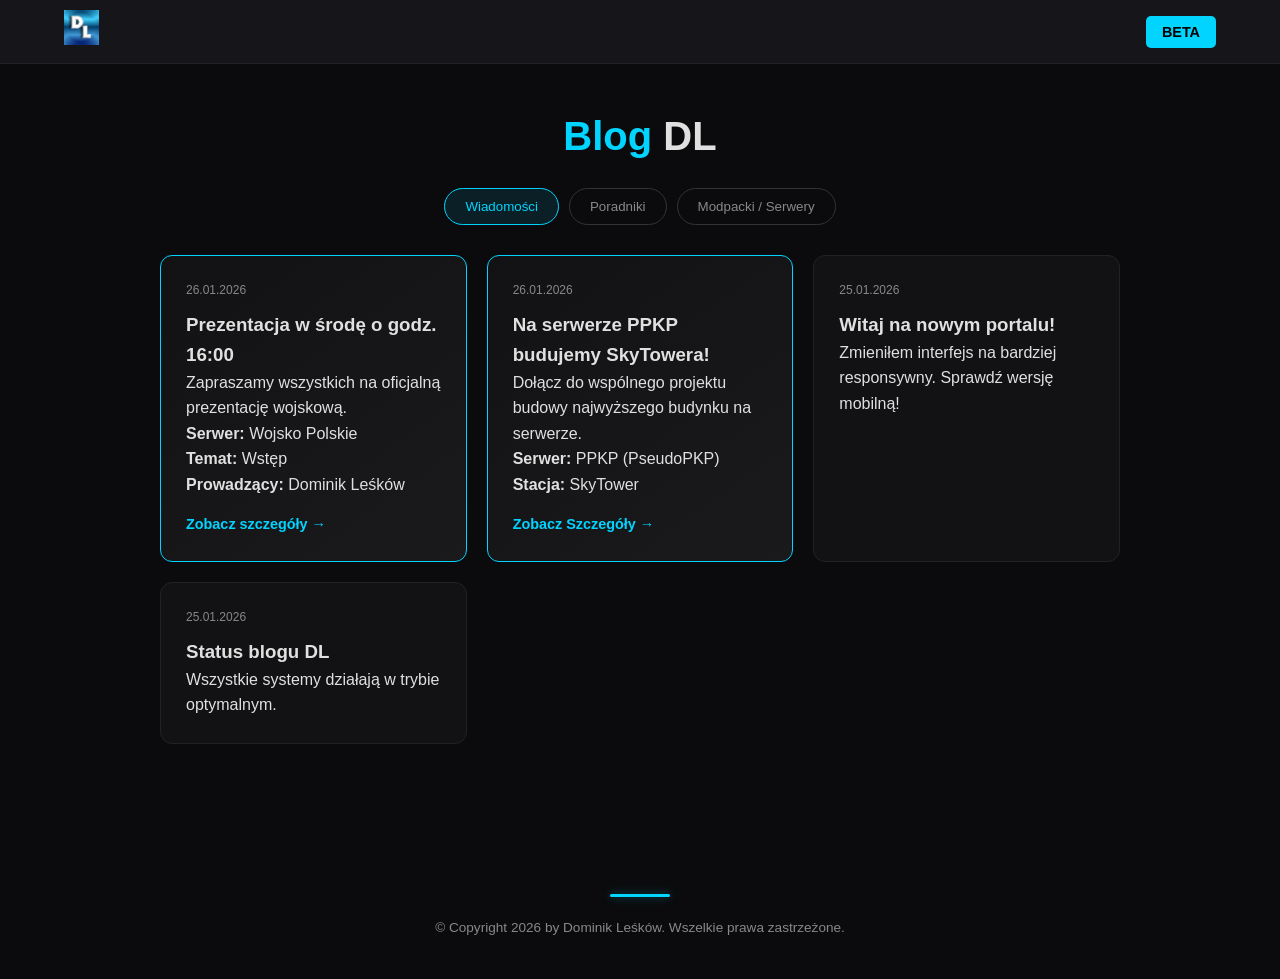
<file: index.html>
<!DOCTYPE html>
<html lang="pl">
<head>
    <meta charset="UTF-8">
    <meta name="viewport" content="width=device-width, initial-scale=1.0">
    <title>G_Portal | Home</title>
    <link rel="icon" type="image/png" href="logo.png">
    <link rel="stylesheet" href="style.css">
</head>
<body>
    <nav class="navbar">
        <div class="logo-container">
            <img src="logo.png" alt="Logo" class="main-logo">
            <span class="blog-title"> </span>
        </div>
        <div class="nav-links">
            <a href="loginbeta1.html" class="beta-button">BETA</a>
        </div>
    </nav>

    <main class="hero-section">
        <div class="hero-content">
            <h1><span class="accent">Blog </span>DL</h1>
            
            <div class="tabs-nav">
                <button class="tab-btn active" onclick="openTab('blog')">Wiadomości</button>
                <button class="tab-btn" onclick="openTab('guides')">Poradniki</button>
                <button class="tab-btn" onclick="openTab('modpacks')">Modpacki / Serwery</button>
            </div>

            <div id="blog" class="tab-content active">
                <div class="blog-grid">
                    
                    <article class="card highlight-card" onclick="window.location.href='present1.html'" style="cursor: pointer;">
                        <div class="post-date">26.01.2026</div>
                        <h3>Prezentacja w środę o godz. 16:00</h3>
                        <p>Zapraszamy wszystkich na oficjalną prezentację wojskową.</p>
                        <p><strong>Serwer:</strong> Wojsko Polskie</p>
                        <p><strong>Temat:</strong> Wstęp</p>
                        <p><strong>Prowadzący:</strong> Dominik Leśków</p>
                        <span class="read-more">Zobacz szczegóły →</span>
                    </article>

                    <article class="card highlight-card" onclick="window.location.href='PPKP1.html'" style="cursor: pointer;">
                        <div class="post-date">26.01.2026</div>
                        <h3>Na serwerze PPKP budujemy SkyTowera!</h3>
                        <p>Dołącz do wspólnego projektu budowy najwyższego budynku na serwerze.</p>
                        <p><strong>Serwer:</strong> PPKP (PseudoPKP)</p>
                        <p><strong>Stacja:</strong> SkyTower</p>
                        <span class="read-more">Zobacz Szczegóły →</span>
                    </article>

                    <article class="card">
                        <div class="post-date">25.01.2026</div>
                        <h3>Witaj na nowym portalu!</h3>
                        <p>Zmieniłem interfejs na bardziej responsywny. Sprawdź wersję mobilną!</p>
                    </article>

                    <article class="card">
                        <div class="post-date">25.01.2026</div>
                        <h3>Status blogu DL</h3>
                        <p>Wszystkie systemy działają w trybie optymalnym.</p>
                    </article>
                </div>
            </div>

            <div id="guides" class="tab-content">
                <div class="blog-grid">
                    <article class="card highlight-card" onclick="window.location.href='wiadomość3.html'" style="cursor: pointer;">
                        <div class="post-date">PORADNIK</div>
                        <h3>Jak zainstalować modpacka ze strony?</h3>
                        <p>Kompletna instrukcja instalacji modów dla początkujących i zaawansowanych.</p>
                        <span class="read-more">Zobacz Szczegóły →</span>
                    </article>
                </div>
            </div>

            <div id="modpacks" class="tab-content">
                <div class="blog-grid">
                    <div class="card mod-card">
                        <h3>Wojsko Polskie</h3>
                        <p class="server-ip">IP: wojskopolskie.aternos.me</p>
                        <a href="https://download1529.mediafire.com/cdyxhd4mrjsgagW1Ze_TFlauM4Q322eJmUCiXwSU2YRpbJs0Zu9rr7cKOu8FnKkytx78t9kcFyFd86Iozb3DvdPZkmvvk2iDBwBbO8jPn9J5jqrTjaYl9ERb_0JY22T7Q9xe7B35fwmbMgdGys-W_Qj-yT7CnNjP1oujHc4iuXedl3k/wc2po04at6znpi2/Wojsko.zip" class="download-btn">Pobierz Modpack (383MB)</a>
                    </div>
                    <div class="card mod-card">
                        <h3>PPKP (Pseudo PKP)</h3>
                        <p class="server-ip">ppkp.feathermc.gg</p>
                         <a href="https://download1078.mediafire.com/up90doz2w1lg5WGp_981eYvrlbWtyJGGgPFbSXtkC50tVpncoFByZATiAMd6-Mt5VP6UbtNVYIr7j9_X3AMYEytyOOk4WCQUEFwE-l6lHROm8KJ61uZW63OpB61RlG9rqTHRlqEWkdqq3XqUkcX3_kBtjoQ5bJWUBKarylPXQNEgWVY/kb6kowuaxozg34o/PPKP.zip" class="download-btn">Pobierz Modpack (162MB)</a>
                    </div>
                </div>
            </div>
        </div>
    </main>

    <footer class="site-footer">
        <div class="footer-line"></div>
        <p>© Copyright 2026 by Dominik Leśków. Wszelkie prawa zastrzeżone.</p>
    </footer>

    <script>
        function openTab(tabId) {
            document.querySelectorAll('.tab-content').forEach(tab => tab.classList.remove('active'));
            document.querySelectorAll('.tab-btn').forEach(btn => btn.classList.remove('active'));
            document.getElementById(tabId).classList.add('active');
            event.currentTarget.classList.add('active');
        }
    </script>
</body>
</html>
</file>
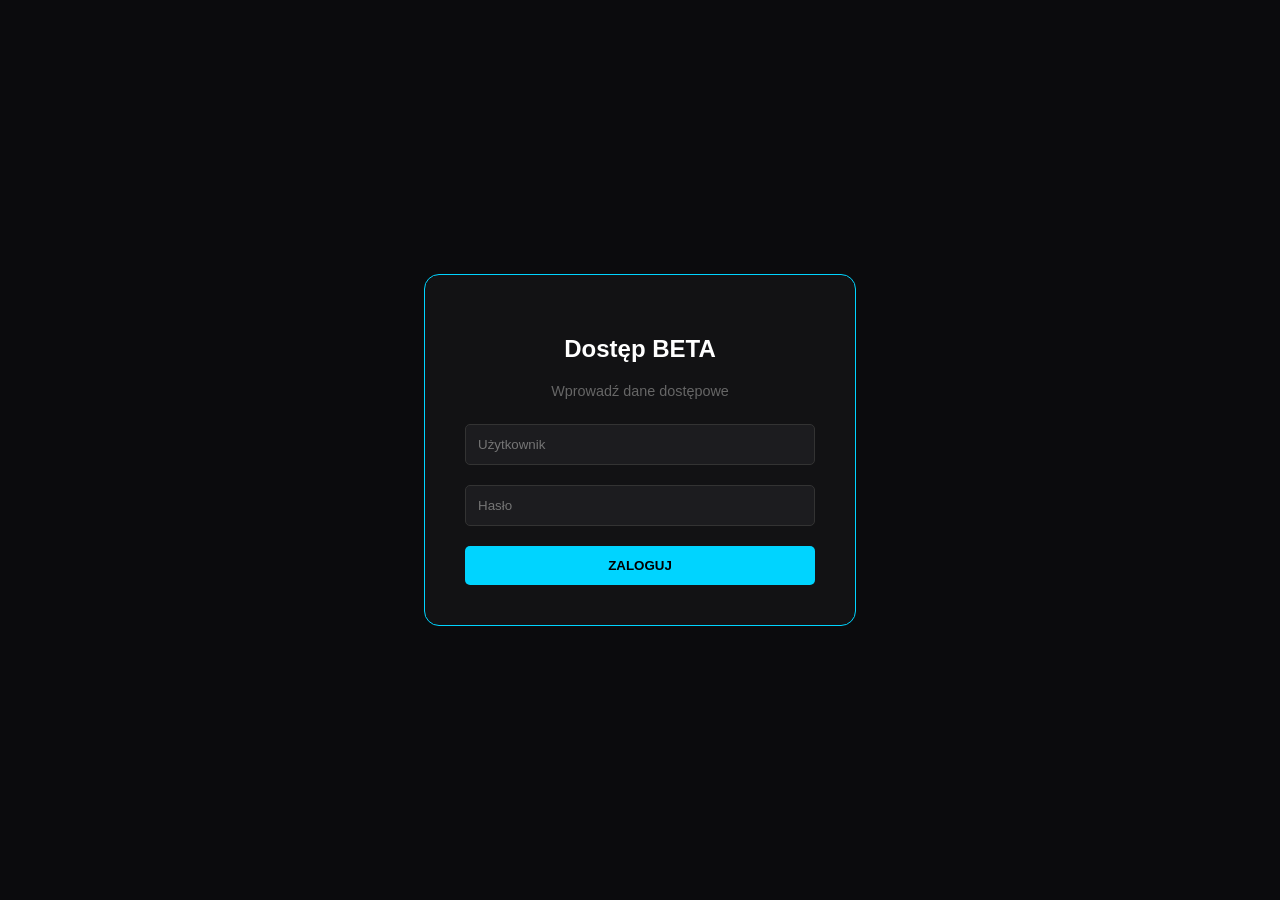
<file: loginbeta1.html>
<!DOCTYPE html>
<html lang="pl">
<head>
    <meta charset="UTF-8">
    <title>Logowanie | Beta Access</title>
    <link rel="icon" type="image/png" href="logo.png">
    <style>
        body {
            background-color: #0b0b0d;
            color: white;
            display: flex;
            justify-content: center;
            align-items: center;
            height: 100vh;
            margin: 0;
            font-family: sans-serif;
        }
        .login-card {
            background: #121214;
            padding: 40px;
            border-radius: 15px;
            border: 1px solid #00d4ff;
            text-align: center;
            width: 350px;
        }
        input {
            width: 100%;
            padding: 12px;
            margin: 10px 0;
            background: #1c1c1f;
            border: 1px solid #333;
            color: white;
            border-radius: 5px;
            box-sizing: border-box; /* Ważne, żeby inputy nie wystawały poza kartę */
        }
        button {
            width: 100%;
            padding: 12px;
            background: #00d4ff;
            border: none;
            font-weight: bold;
            cursor: pointer;
            border-radius: 5px;
            margin-top: 10px;
        }
        button:hover { background: #00b8e6; }
    </style>
</head>
<body>
    <div class="login-card">
        <h2>Dostęp BETA</h2>
        <p style="color: #666; font-size: 0.9rem;">Wprowadź dane dostępowe</p>
        <input type="text" id="username" placeholder="Użytkownik">
        <input type="password" id="password" placeholder="Hasło">
        <button onclick="login()">ZALOGUJ</button>
    </div>

    <script>
        function login() {
            const u = document.getElementById('username').value;
            const p = document.getElementById('password').value;

            // Logika sprawdzania danych
            if (u === "user" && p === "DominikLes1283.") {
                window.location.href = "fileexp1.html"; 
            } else {
                alert("Nieprawidłowy login lub hasło!");
            }
        }
    </script>
</body>
</html>
</file>
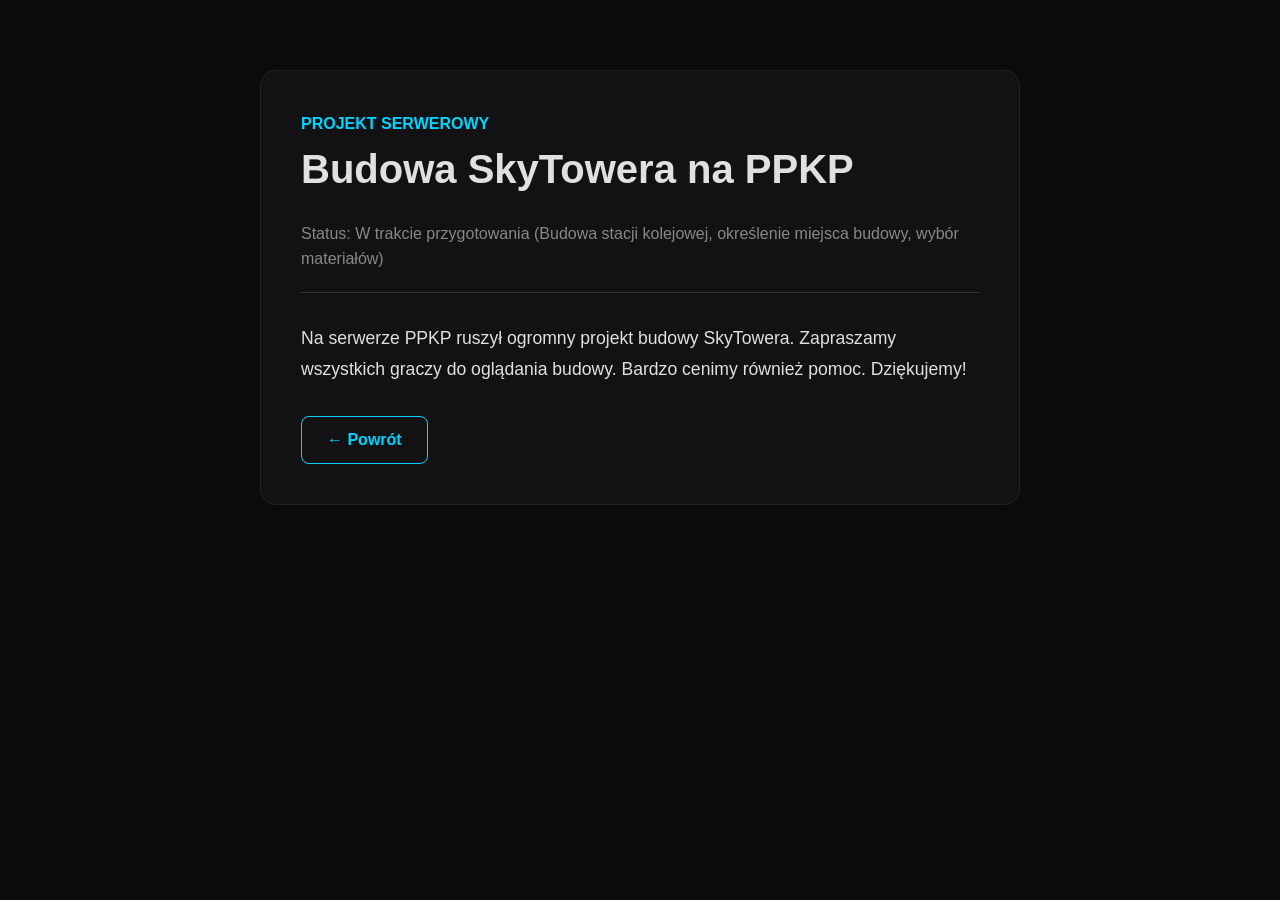
<file: PPKP1.html>
<!DOCTYPE html>
<html lang="pl">
<head>
    <meta charset="UTF-8">
    <meta name="viewport" content="width=device-width, initial-scale=1.0">
    <title>Budowa SkyTower - PPKP | Blog DL</title>
    <link rel="icon" type="image/png" href="logo.png">
    <link rel="stylesheet" href="style.css">
    <style>
        .article-container { max-width: 800px; margin: 50px auto; padding: 20px; }
        .article-card { background: var(--card-bg); border: 1px solid #222; border-radius: 16px; padding: 40px; }
        .article-header { border-bottom: 1px solid #333; margin-bottom: 30px; padding-bottom: 20px; }
        .article-content { font-size: 1.1rem; line-height: 1.8; color: var(--text-main); }
        .back-home-btn { display: inline-block; margin-top: 30px; padding: 10px 25px; border: 1px solid var(--accent); color: var(--accent); text-decoration: none; border-radius: 8px; font-weight: bold; }
        .back-home-btn:hover { background: var(--accent); color: #000; }
    </style>
</head>
<body>
    <div class="article-container">
        <article class="article-card">
            <div class="article-header">
                <span class="accent" style="text-transform: uppercase; font-weight: bold;">Projekt Serwerowy</span>
                <h1>Budowa SkyTowera na PPKP</h1>
                <p style="color: var(--text-dim);">Status: W trakcie przygotowania (Budowa stacji kolejowej, określenie miejsca budowy, wybór materiałów)</p>
            </div>
            <div class="article-content">
                <p>Na serwerze PPKP ruszył ogromny projekt budowy SkyTowera. Zapraszamy wszystkich graczy do oglądania budowy. Bardzo cenimy również pomoc. Dziękujemy!</p>
                </div>
            <a href="index.html" class="back-home-btn">← Powrót</a>
        </article>
    </div>
</body>
</html>
</file>
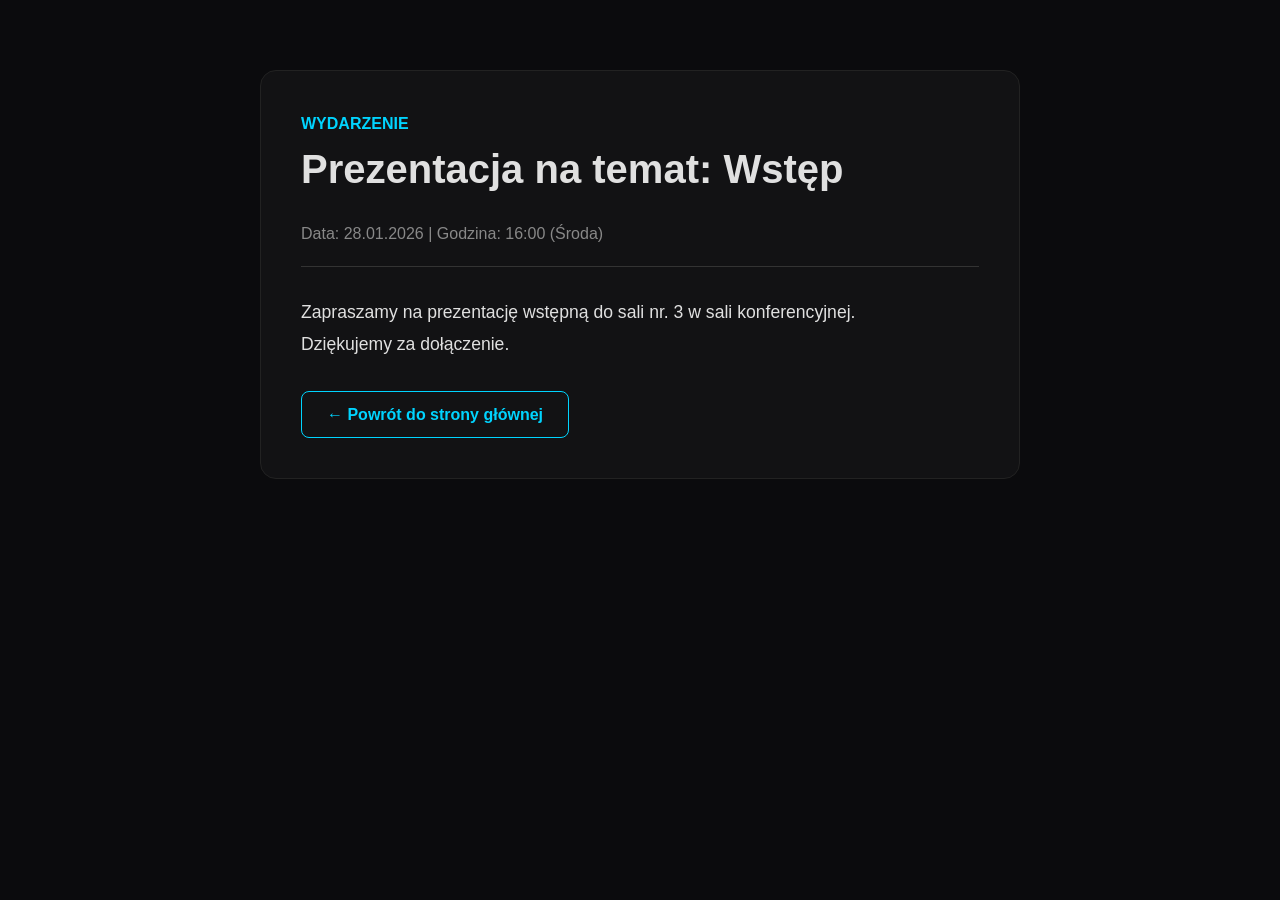
<file: present1.html>
<!DOCTYPE html>
<html lang="pl">
<head>
    <meta charset="UTF-8">
    <meta name="viewport" content="width=device-width, initial-scale=1.0">
    <title>Prezentacja - Wojsko Polskie | Blog DL</title>
    <link rel="icon" type="image/png" href="logo.png">
    <link rel="stylesheet" href="style.css">
    <style>
        .article-container { max-width: 800px; margin: 50px auto; padding: 20px; }
        .article-card { background: var(--card-bg); border: 1px solid #222; border-radius: 16px; padding: 40px; }
        .article-header { border-bottom: 1px solid #333; margin-bottom: 30px; padding-bottom: 20px; }
        .article-content { font-size: 1.1rem; line-height: 1.8; color: var(--text-main); }
        .back-home-btn { display: inline-block; margin-top: 30px; padding: 10px 25px; border: 1px solid var(--accent); color: var(--accent); text-decoration: none; border-radius: 8px; font-weight: bold; }
        .back-home-btn:hover { background: var(--accent); color: #000; }
    </style>
</head>
<body>
    <div class="article-container">
        <article class="article-card">
            <div class="article-header">
                <span class="accent" style="text-transform: uppercase; font-weight: bold;">Wydarzenie</span>
                <h1>Prezentacja na temat: Wstęp</h1>
                <p style="color: var(--text-dim);">Data: 28.01.2026 | Godzina: 16:00 (Środa)</p>
            </div>
            <div class="article-content">
                <p>Zapraszamy na prezentację wstępną do sali nr. 3 w sali konferencyjnej.</p>
                <p>Dziękujemy za dołączenie.</p>
                </div>
            <a href="index.html" class="back-home-btn">← Powrót do strony głównej</a>
        </article>
    </div>
</body>
</html>
</file>
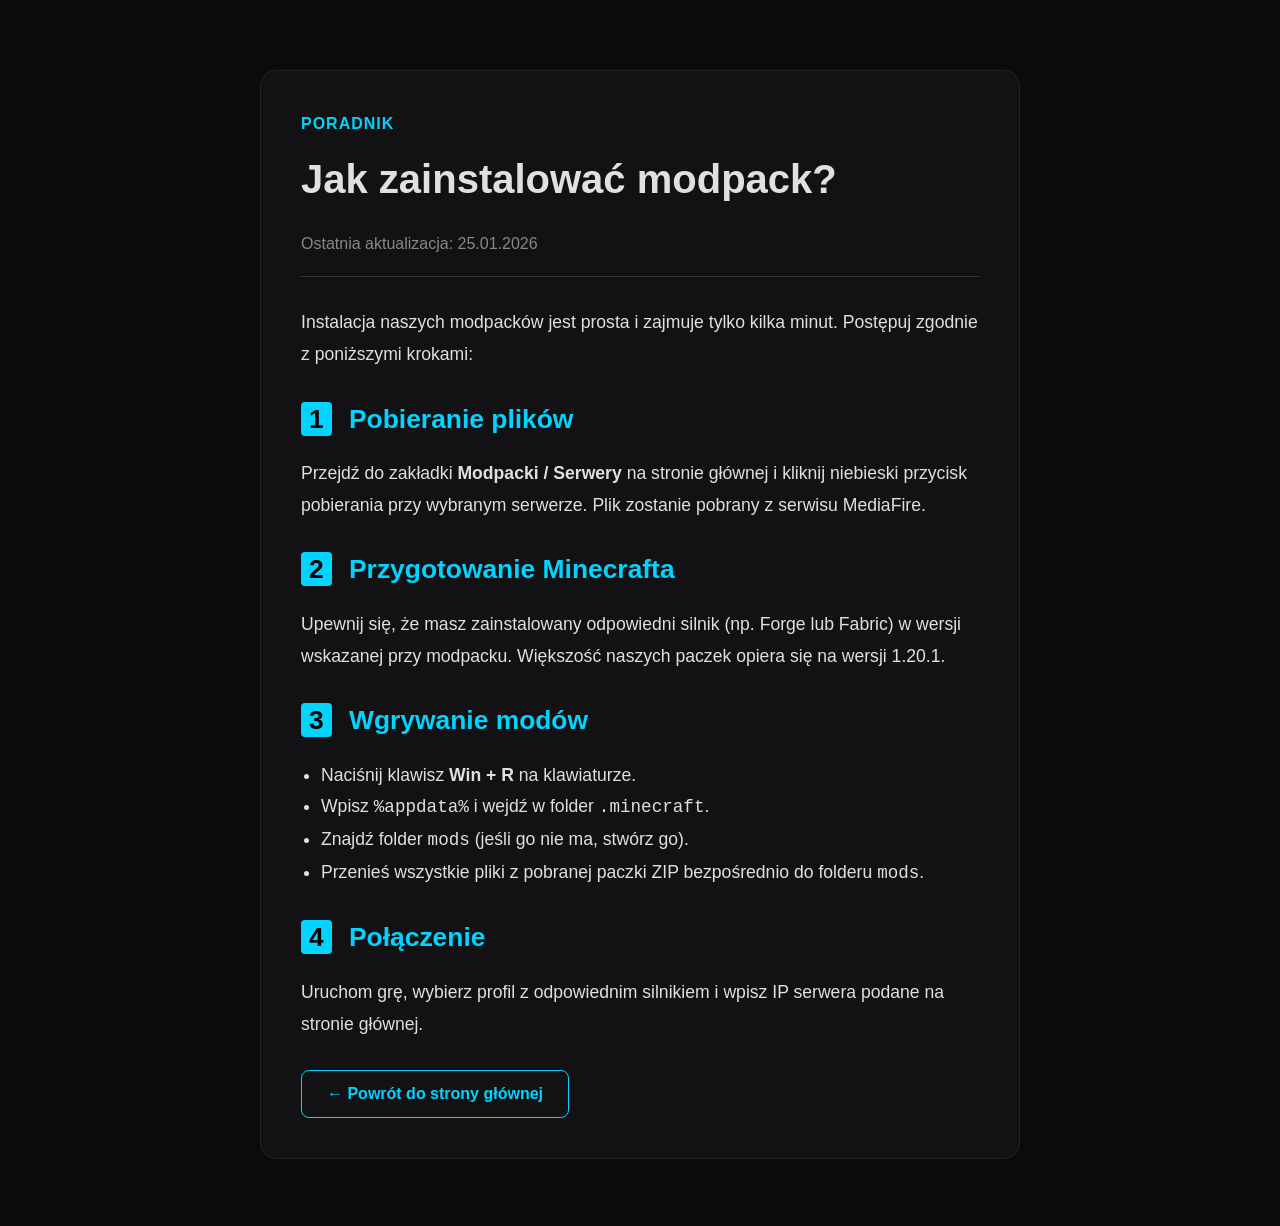
<file: wiadomość3.html>
<!DOCTYPE html>
<html lang="pl">
<head>
    <meta charset="UTF-8">
    <meta name="viewport" content="width=device-width, initial-scale=1.0">
    <title>Instrukcja Instalacji | Blog DL</title>
    <link rel="icon" type="image/png" href="logo.png">
    <link rel="stylesheet" href="style.css">
    <style>
        .article-container {
            max-width: 800px;
            margin: 50px auto;
            padding: 20px;
        }
        
        .article-card {
            background: var(--card-bg);
            border: 1px solid #222;
            border-radius: 16px;
            padding: 40px;
            text-align: left;
        }

        .article-header {
            border-bottom: 1px solid #333;
            margin-bottom: 30px;
            padding-bottom: 20px;
        }

        .article-content {
            font-size: 1.1rem;
            color: var(--text-main);
            line-height: 1.8;
        }

        .article-content h2 {
            color: var(--accent);
            margin: 25px 0 15px 0;
        }

        .article-content ul {
            margin-left: 20px;
            margin-bottom: 20px;
        }

        .back-home-btn {
            display: inline-block;
            margin-top: 30px;
            padding: 10px 25px;
            background: transparent;
            border: 1px solid var(--accent);
            color: var(--accent);
            text-decoration: none;
            border-radius: 8px;
            font-weight: bold;
            transition: 0.3s;
        }

        .back-home-btn:hover {
            background: var(--accent);
            color: #000;
        }

        .step-badge {
            background: var(--accent);
            color: #000;
            padding: 2px 8px;
            border-radius: 4px;
            font-weight: bold;
            margin-right: 10px;
        }
    </style>
</head>
<body>

    <div class="article-container">
        <article class="article-card">
            <div class="article-header">
                <span class="accent" style="text-transform: uppercase; font-weight: bold; letter-spacing: 1px;">Poradnik</span>
                <h1 style="font-size: 2.5rem; margin-top: 10px;">Jak zainstalować modpack?</h1>
                <p style="color: var(--text-dim);">Ostatnia aktualizacja: 25.01.2026</p>
            </div>

            <div class="article-content">
                <p>Instalacja naszych modpacków jest prosta i zajmuje tylko kilka minut. Postępuj zgodnie z poniższymi krokami:</p>

                <h2><span class="step-badge">1</span> Pobieranie plików</h2>
                <p>Przejdź do zakładki <strong>Modpacki / Serwery</strong> na stronie głównej i kliknij niebieski przycisk pobierania przy wybranym serwerze. Plik zostanie pobrany z serwisu MediaFire.</p>

                <h2><span class="step-badge">2</span> Przygotowanie Minecrafta</h2>
                <p>Upewnij się, że masz zainstalowany odpowiedni silnik (np. Forge lub Fabric) w wersji wskazanej przy modpacku. Większość naszych paczek opiera się na wersji 1.20.1.</p>

                <h2><span class="step-badge">3</span> Wgrywanie modów</h2>
                <ul>
                    <li>Naciśnij klawisz <strong>Win + R</strong> na klawiaturze.</li>
                    <li>Wpisz <code>%appdata%</code> i wejdź w folder <code>.minecraft</code>.</li>
                    <li>Znajdź folder <code>mods</code> (jeśli go nie ma, stwórz go).</li>
                    <li>Przenieś wszystkie pliki z pobranej paczki ZIP bezpośrednio do folderu <code>mods</code>.</li>
                </ul>

                <h2><span class="step-badge">4</span> Połączenie</h2>
                <p>Uruchom grę, wybierz profil z odpowiednim silnikiem i wpisz IP serwera podane na stronie głównej.</p>
            </div>

            <a href="index.html" class="back-home-btn">← Powrót do strony głównej</a>
        </article>
    </div>

</body>
</html>
</file>
<file: style.css>
/* --- RESET I ZMIENNE --- */
* {
    box-sizing: border-box;
    margin: 0;
    padding: 0;
}

:root {
    --bg-color: #0b0b0d;
    --card-bg: #121214;
    --accent: #00d4ff;
    --text-main: #e0e0e0;
    --text-dim: #888;
}

body {
    background-color: var(--bg-color);
    color: var(--text-main);
    font-family: 'Segoe UI', sans-serif;
    line-height: 1.6;
    overflow-x: hidden;
}

/* --- NAWIGACJA --- */
.navbar {
    display: flex;
    justify-content: space-between;
    align-items: center;
    padding: 10px 5%;
    background: #16161a;
    border-bottom: 1px solid #222;
}

.main-logo { height: 35px; width: auto; }
.blog-title { font-weight: bold; margin-left: 10px; }

.beta-button {
    background: var(--accent);
    color: #000;
    padding: 8px 16px;
    border-radius: 5px;
    text-decoration: none;
    font-weight: bold;
    font-size: 0.9rem;
}

/* --- KONTENER TREŚCI --- */
.hero-section {
    max-width: 1000px;
    margin: 0 auto;
    padding: 40px 20px;
    text-align: center;
}

h1 { font-size: 2.5rem; margin-bottom: 20px; }
.accent { color: var(--accent); }

/* --- ZAKŁADKI --- */
.tabs-nav {
    display: flex;
    justify-content: center;
    gap: 10px;
    margin-bottom: 30px;
}

.tab-btn {
    background: transparent;
    border: 1px solid #333;
    color: var(--text-dim);
    padding: 10px 20px;
    border-radius: 20px;
    cursor: pointer;
    transition: 0.3s;
}

.tab-btn.active {
    border-color: var(--accent);
    color: var(--accent);
    background: rgba(0, 212, 255, 0.1);
}

/* --- GRID I KARTY --- */
.blog-grid {
    display: grid;
    grid-template-columns: repeat(auto-fit, minmax(300px, 1fr));
    gap: 20px;
}

.card {
    background: var(--card-bg);
    border: 1px solid #222;
    padding: 25px;
    border-radius: 12px;
    text-align: left;
    transition: transform 0.3s ease;
}

.card:hover {
    transform: translateY(-5px);
}

/* SPECYFICZNY STYL DLA INSTRUKCJI */
.highlight-card {
    border: 1px solid var(--accent);
    cursor: pointer;
    background: linear-gradient(145deg, #121214, #1a1a1d);
}

.highlight-card .read-more {
    display: block;
    margin-top: 15px;
    color: var(--accent);
    font-weight: bold;
    font-size: 0.9rem;
}

.post-date {
    font-size: 0.75rem;
    color: var(--text-dim);
    margin-bottom: 10px;
}

.server-ip {
    background: #000;
    padding: 10px;
    border-radius: 6px;
    font-family: monospace;
    margin: 15px 0;
    color: var(--accent);
    font-size: 0.9rem;
}

/* --- PRZYCISK POBIERANIA --- */
.download-btn {
    display: block;
    width: 100%;
    text-align: center;
    background: #007bff;
    color: white;
    padding: 12px;
    border-radius: 8px;
    text-decoration: none;
    font-weight: bold;
    margin-top: 10px;
    transition: 0.3s;
}

.download-btn:hover {
    background: #0056b3;
    transform: scale(1.02);
}

.tab-content { display: none; }
.tab-content.active { display: block; }

/* MOBILKI */
@media (max-width: 600px) {
    .blog-grid { grid-template-columns: 1fr; }
    .blog-title { display: none; }
}
/* --- STOPKA --- */
.site-footer {
    text-align: center;
    padding: 60px 20px 40px 20px;
    margin-top: 50px;
    color: var(--text-dim);
    font-size: 0.85rem;
}

.footer-line {
    width: 60px;
    height: 3px;
    background: var(--accent);
    margin: 0 auto 20px auto;
    border-radius: 10px;
    box-shadow: 0 0 10px rgba(0, 212, 255, 0.4);
}

.read-more {
    display: block;
    margin-top: 15px;
    color: var(--accent);
    font-weight: bold;
    font-size: 0.85rem;
}
</file>
